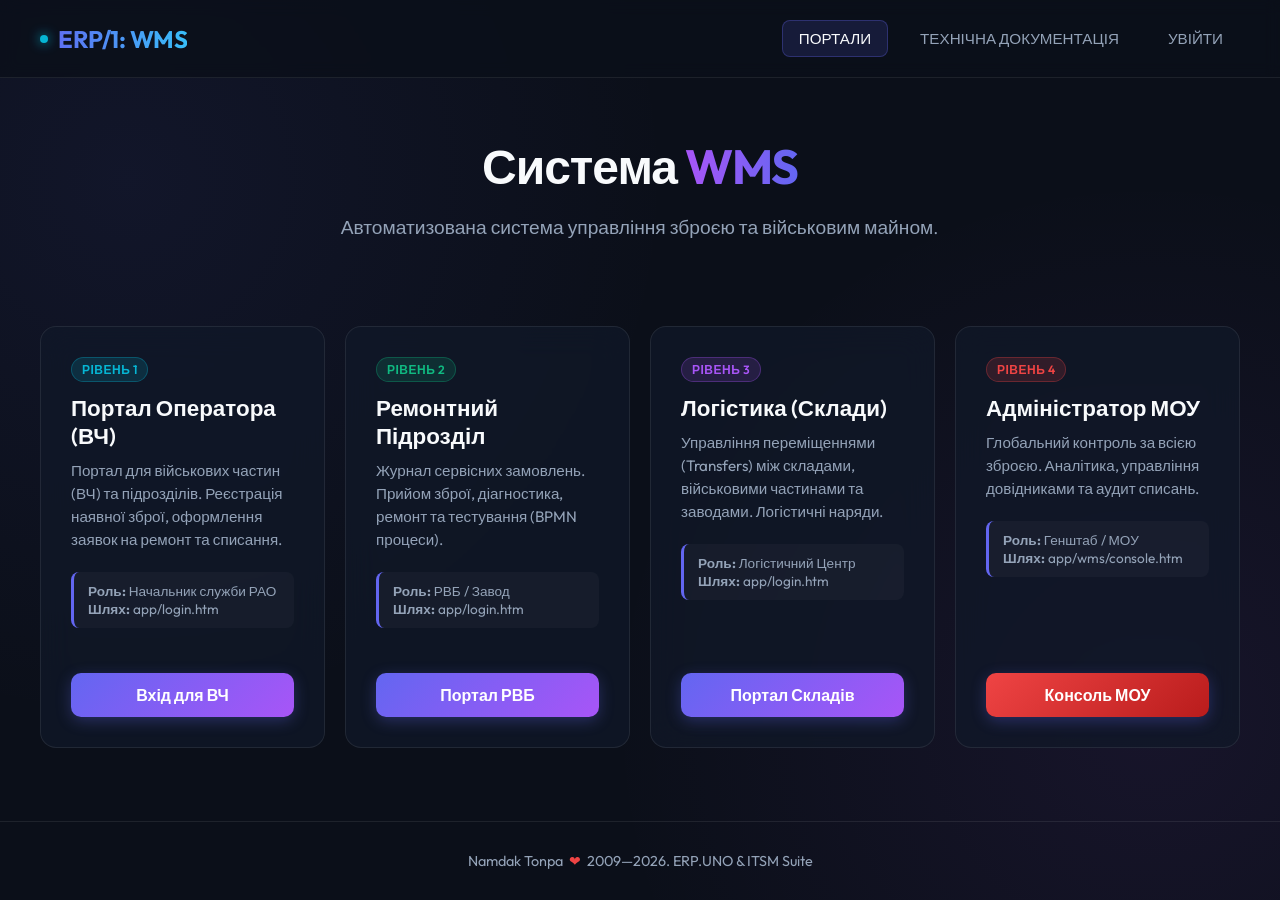
<file: priv/static/index.htm>
<!DOCTYPE html>
<html lang="uk">

<head>
    <meta charset="utf-8" />
    <meta http-equiv="Content-Type" content="text/html; charset=utf-8" />
    <meta name="viewport" content="width=device-width, initial-scale=1.0" />
    <title>ERP/1: WMS</title>
    <link
        href="https://fonts.googleapis.com/css2?family=Outfit:wght@300;400;500;600;700&family=JetBrains+Mono:wght@400;500&display=swap"
        rel="stylesheet">

    <style>
        :root {
            --bg-color: #0b0f19;
            --card-bg: rgba(17, 25, 40, 0.75);
            --border-color: rgba(255, 255, 255, 0.08);
            --text-primary: #f8fafc;
            --text-secondary: #94a3b8;
            --primary-gradient: linear-gradient(135deg, #6366f1 0%, #a855f7 100%);
            --accent-cyan: #06b6d4;
            --accent-green: #10b981;
            --accent-purple: #a855f7;
            --glow-color: rgba(99, 102, 241, 0.15);
        }

        * {
            box-sizing: border-box;
            margin: 0;
            padding: 0;
        }

        body {
            background-color: var(--bg-color);
            color: var(--text-primary);
            font-family: 'Outfit', sans-serif;
            min-height: 100vh;
            overflow-x: hidden;
            background-image:
                radial-gradient(circle at 10% 20%, rgba(99, 102, 241, 0.08) 0%, transparent 40%),
                radial-gradient(circle at 90% 80%, rgba(168, 85, 247, 0.08) 0%, transparent 40%);
            display: flex;
            flex-direction: column;
        }

        /* Top Navigation Header */
        header {
            padding: 20px 40px;
            display: flex;
            justify-content: space-between;
            align-items: center;
            border-bottom: 1px solid var(--border-color);
            backdrop-filter: blur(8px);
            background: rgba(11, 15, 25, 0.8);
            position: sticky;
            top: 0;
            z-index: 100;
        }

        .logo {
            font-weight: 700;
            font-size: 1.5rem;
            letter-spacing: -0.5px;
            background: linear-gradient(to right, #6366f1, #38bdf8);
            -webkit-background-clip: text;
            -webkit-text-fill-color: transparent;
            display: flex;
            align-items: center;
            gap: 10px;
        }

        .logo-dot {
            width: 8px;
            height: 8px;
            background-color: #06b6d4;
            border-radius: 50%;
            box-shadow: 0 0 12px #06b6d4;
        }

        .header-nav {
            display: flex;
            gap: 15px;
        }

        .nav-btn {
            padding: 8px 16px;
            border-radius: 8px;
            text-decoration: none;
            color: var(--text-secondary);
            font-weight: 500;
            font-size: 0.95rem;
            transition: all 0.2s ease;
            border: 1px solid transparent;
        }

        .nav-btn:hover {
            color: var(--text-primary);
            background: rgba(255, 255, 255, 0.05);
        }

        .nav-btn.active {
            color: var(--text-primary);
            background: rgba(99, 102, 241, 0.15);
            border-color: rgba(99, 102, 241, 0.3);
        }

        /* Hero / Intro Section */
        .hero {
            text-align: center;
            padding: 60px 20px 40px;
            max-width: 900px;
            margin: 0 auto;
        }

        .hero h1 {
            font-size: 3rem;
            font-weight: 700;
            margin-bottom: 16px;
            letter-spacing: -1px;
            line-height: 1.2;
        }

        .hero h1 span {
            background: linear-gradient(to right, #a855f7, #6366f1);
            -webkit-background-clip: text;
            -webkit-text-fill-color: transparent;
        }

        .hero p {
            color: var(--text-secondary);
            font-size: 1.2rem;
            line-height: 1.6;
            margin-bottom: 24px;
            font-weight: 300;
        }

        /* View Containers */
        .view-content {
            flex-grow: 1;
            max-width: 1400px;
            width: 100%;
            margin: 0 auto;
            padding: 0 40px 60px;
        }

        .hidden {
            display: none !important;
        }

        /* Dashboard Grid Layout */
        .grid-container {
            display: grid;
            grid-template-columns: repeat(auto-fit, minmax(250px, 1fr));
            gap: 20px;
            margin-top: 20px;
        }

        @media (min-width: 1200px) {
            .grid-container {
                grid-template-columns: repeat(4, 1fr);
            }
        }

        .card {
            background: var(--card-bg);
            border: 1px solid var(--border-color);
            border-radius: 16px;
            padding: 30px;
            display: flex;
            flex-direction: column;
            justify-content: space-between;
            transition: all 0.3s cubic-bezier(0.16, 1, 0.3, 1);
            position: relative;
            overflow: hidden;
            backdrop-filter: blur(16px);
        }

        .card::before {
            content: '';
            position: absolute;
            top: 0;
            left: 0;
            width: 100%;
            height: 4px;
            background: var(--primary-gradient);
            opacity: 0;
            transition: opacity 0.3s ease;
        }

        .card:hover {
            transform: translateY(-5px);
            border-color: rgba(99, 102, 241, 0.4);
            box-shadow: 0 20px 40px -15px rgba(99, 102, 241, 0.25);
        }

        .card:hover::before {
            opacity: 1;
        }

        .card-header {
            margin-bottom: 20px;
        }

        .card-badge {
            display: inline-block;
            padding: 4px 10px;
            border-radius: 99px;
            font-size: 0.75rem;
            font-weight: 600;
            text-transform: uppercase;
            letter-spacing: 0.5px;
            margin-bottom: 12px;
        }

        .badge-consumer {
            background: rgba(6, 182, 212, 0.15);
            color: var(--accent-cyan);
            border: 1px solid rgba(6, 182, 212, 0.3);
        }

        .badge-agent {
            background: rgba(16, 185, 129, 0.15);
            color: var(--accent-green);
            border: 1px solid rgba(16, 185, 129, 0.3);
        }

        .badge-system {
            background: rgba(168, 85, 247, 0.15);
            color: var(--accent-purple);
            border: 1px solid rgba(168, 85, 247, 0.3);
        }

        .card-title {
            font-size: 1.4rem;
            font-weight: 600;
            margin-bottom: 10px;
            color: var(--text-primary);
        }

        .card-description {
            color: var(--text-secondary);
            font-size: 0.95rem;
            line-height: 1.5;
            margin-bottom: 20px;
        }

        .card-meta {
            font-size: 0.85rem;
            color: var(--text-secondary);
            background: rgba(255, 255, 255, 0.03);
            padding: 10px 14px;
            border-radius: 8px;
            border-left: 3px solid #6366f1;
            margin-bottom: 25px;
        }

        .card-btn {
            display: inline-flex;
            align-items: center;
            justify-content: center;
            padding: 12px 24px;
            border-radius: 10px;
            font-weight: 600;
            text-decoration: none;
            transition: all 0.2s ease;
            width: 100%;
            text-align: center;
        }

        .btn-primary {
            background: var(--primary-gradient);
            color: #ffffff;
            box-shadow: 0 4px 15px rgba(99, 102, 241, 0.3);
        }

        .btn-primary:hover {
            opacity: 0.95;
            box-shadow: 0 6px 20px rgba(99, 102, 241, 0.45);
        }

        .btn-secondary {
            background: rgba(255, 255, 255, 0.05);
            color: var(--text-primary);
            border: 1px solid var(--border-color);
        }

        .btn-secondary:hover {
            background: rgba(255, 255, 255, 0.1);
            border-color: rgba(255, 255, 255, 0.2);
        }

        /* Documentation / Articles View Styles */
        .doc-section {
            background: var(--card-bg);
            border: 1px solid var(--border-color);
            border-radius: 16px;
            padding: 40px;
            backdrop-filter: blur(16px);
            max-width: 900px;
            margin: 0 auto;
            line-height: 1.7;
            font-size: 1.05rem;
        }

        .doc-section h2,
        .doc-section h3,
        .doc-section h4 {
            margin-top: 35px;
            margin-bottom: 15px;
            color: var(--text-primary);
            font-weight: 600;
        }

        .doc-section h2 {
            font-size: 1.8rem;
            border-bottom: 1px solid var(--border-color);
            padding-bottom: 8px;
        }

        .doc-section p {
            color: var(--text-secondary);
            margin-bottom: 20px;
        }

        .doc-section a {
            color: #38bdf8;
            text-decoration: none;
        }

        .doc-section a:hover {
            text-decoration: underline;
        }

        .doc-section figure {
            margin: 30px 0;
            text-align: center;
        }

        .doc-section figure img {
            max-width: 100%;
            border-radius: 12px;
            border: 1px solid var(--border-color);
            box-shadow: 0 10px 30px rgba(0, 0, 0, 0.5);
        }

        .doc-section figure figcaption {
            font-size: 0.85rem;
            color: var(--text-secondary);
            margin-top: 10px;
        }

        .doc-section figure code {
            text-align: left;
            display: block;
            background: #090d16;
            border: 1px solid var(--border-color);
            border-radius: 12px;
            padding: 20px;
            font-family: 'JetBrains Mono', monospace;
            font-size: 0.9rem;
            color: #e2e8f0;
            overflow-x: auto;
            white-space: pre-wrap;
        }

        /* Footer styling */
        footer {
            padding: 30px;
            text-align: center;
            font-size: 0.9rem;
            color: var(--text-secondary);
            border-top: 1px solid var(--border-color);
            margin-top: auto;
        }

        footer .heart {
            color: #ef4444;
            display: inline-block;
            animation: heartbeat 1.5s infinite;
        }

        @keyframes heartbeat {
            0% {
                transform: scale(1);
            }

            50% {
                transform: scale(1.15);
            }

            100% {
                transform: scale(1);
            }
        }
    </style>
</head>

<body>

    <header>
        <div class="logo">
            <div class="logo-dot"></div>
            ERP/1: WMS
        </div>
        <div class="header-nav">
            <a href="#" class="nav-btn active" id="btn-portals" onclick="switchView('portals')">ПОРТАЛИ</a>
            <a href="#" class="nav-btn" id="btn-docs" onclick="switchView('docs')">ТЕХНІЧНА ДОКУМЕНТАЦІЯ</a>
            <a href="login.htm" class="nav-btn">УВІЙТИ</a>
        </div>
    </header>

    <main class="view-content" id="portals-view">
        <section class="hero">
            <h1>Система <span>WMS</span></h1>
            <p>Автоматизована система управління зброєю та військовим майном.</p>
        </section>

        <div class="grid-container">
            <!-- Operator Portal Card -->
            <div class="card">
                <div class="card-header">
                    <span class="card-badge badge-consumer">Рівень 1</span>
                    <h2 class="card-title">Портал Оператора (ВЧ)</h2>
                    <p class="card-description">
                        Портал для військових частин (ВЧ) та підрозділів. Реєстрація наявної зброї, оформлення заявок на
                        ремонт та списання.
                    </p>
                    <div class="card-meta">
                        <strong>Роль:</strong> Начальник служби РАО<br>
                        <strong>Шлях:</strong> app/login.htm
                    </div>
                </div>
                <a href="login.htm" class="card-btn btn-primary">Вхід для ВЧ</a>
            </div>

            <!-- Repair Portal Card -->
            <div class="card">
                <div class="card-header">
                    <span class="card-badge badge-agent">Рівень 2</span>
                    <h2 class="card-title">Ремонтний Підрозділ</h2>
                    <p class="card-description">
                        Журнал сервісних замовлень. Прийом зброї, діагностика, ремонт та тестування (BPMN процеси).
                    </p>
                    <div class="card-meta">
                        <strong>Роль:</strong> РВБ / Завод<br>
                        <strong>Шлях:</strong> app/login.htm
                    </div>
                </div>
                <a href="login.htm" class="card-btn btn-primary">Портал РВБ</a>
            </div>

            <!-- Logistics Portal Card -->
            <div class="card">
                <div class="card-header">
                    <span class="card-badge badge-system">Рівень 3</span>
                    <h2 class="card-title">Логістика (Склади)</h2>
                    <p class="card-description">
                        Управління переміщеннями (Transfers) між складами, військовими частинами та заводами. Логістичні
                        наряди.
                    </p>
                    <div class="card-meta">
                        <strong>Роль:</strong> Логістичний Центр<br>
                        <strong>Шлях:</strong> app/login.htm
                    </div>
                </div>
                <a href="login.htm" class="card-btn btn-primary">Портал Складів</a>
            </div>

            <!-- Admin Console Card -->
            <div class="card">
                <div class="card-header">
                    <span class="card-badge badge-system"
                        style="background: rgba(239, 68, 68, 0.15); color: #ef4444; border-color: rgba(239, 68, 68, 0.3);">Рівень
                        4</span>
                    <h2 class="card-title">Адміністратор МОУ</h2>
                    <p class="card-description">
                        Глобальний контроль за всією зброєю. Аналітика, управління довідниками та аудит списань.
                    </p>
                    <div class="card-meta">
                        <strong>Роль:</strong> Генштаб / МОУ<br>
                        <strong>Шлях:</strong> app/wms/console.htm
                    </div>
                </div>
                <a href="wms/console.htm" class="card-btn btn-primary"
                    style="background: linear-gradient(135deg, #ef4444 0%, #b91c1c 100%);">Консоль МОУ</a>
            </div>
        </div>
    </main>

    <!-- Hidden Documentation View (Original Article text styling) -->
    <main class="view-content hidden" id="docs-view">
        <article class="doc-section">
            <h2>Структура Weapon Management System (WMS)</h2>
            <p>Цей розділ містить базові відомості та технічну документацію щодо архітектури системи обліку зброї WMS,
                побудованої на стеку N2O/NITRO/BPE/KVS.</p>

            <h3>Мапа Робочих Місць (Порталів)</h3>
            <p>Враховуючи військову логістику та специфіку управління зброєю, система поділяється на 4 основні портали:
            </p>
            <div
                style="background: rgba(255, 255, 255, 0.02); border: 1px solid var(--border-color); border-radius: 12px; padding: 20px; font-family: 'JetBrains Mono', monospace; font-size: 0.9rem; color: #e2e8f0; margin-bottom: 25px;">
                <pre>
📁 WMS Enterprise Suite (http://localhost:8004/app/index.htm)
│
├── 🪖 Портал Оператора Зброї (ВЧ / Служба РАО)
│   ├── 🔫 Реєстр наявної зброї
│   ├── 📝 Оформлення заявок на ремонт
│   └── 📦 Прийом зброї за нарядами
│
├── 🔧 Портал Ремонтного Підрозділу (РВБ / Завод)
│   ├── 📥 Журнал сервісних замовлень (Service Orders)
│   ├── ⚙️ Виконання ремонтів (BPMN процес)
│   └── 📋 Акти дефектації та тестування
│
├── 🚛 Портал Логістики (Склади)
│   ├── 📦 Центральні бази зберігання
│   ├── 🔄 Переміщення зброї (Transfers)
│   └── 📊 Логістичні наряди
│
└── 🏛️ Портал Адміністратора МОУ / Генштабу
    ├── 🌐 Глобальний реєстр зброї (Unified Registry)
    ├── 📖 Глобальні довідники (Моделі, Калібри, Виробники)
    ├── 📈 Глобальна аналітика та контроль списань
    └── ⚙️ Налаштування доступу (ABAC) та бізнес-процесів
</pre>
            </div>

            <h3>Сутності Бази Даних (HRL Моделі)</h3>
            <p>Всі дані платформи зберігаються у KVS як Erlang Records. Основні сутності WMS:</p>
            <ul>
                <li><code>wms_weapon</code> — конкретна одиниця зброї з серійним номером та статусом.</li>
                <li><code>wms_weapon_model</code> — довідник моделей зброї (напр. АК-74, Javelin).</li>
                <li><code>wms_service_order</code> — сервісне замовлення на обслуговування чи ремонт.</li>
                <li><code>wms_transfer</code> — запис про переміщення зброї між складами чи підрозділами.</li>
            </ul>

            <h3>Бізнес-процеси (BPMN)</h3>
            <p>Управління життєвим циклом зброї реалізоване через рушій BPE (Business Process Engine). Наприклад, процес
                ремонту (<b>Service Order</b>) проходить наступні етапи:</p>
            <figure>
                <code>BPE.sequenceFlow(source: :Start, target: :Init)
BPE.sequenceFlow(source: :Init, target: :Diagnostic)
BPE.sequenceFlow(source: :Diagnostic, target: :Repair, condition: {:service, :needs_repair})
BPE.sequenceFlow(source: :Diagnostic, target: :Ready, condition: {:service, :no_repair_needed})
BPE.sequenceFlow(source: :Repair, target: :Testing)
BPE.sequenceFlow(source: :Testing, target: :Ready, condition: {:service, :testing_passed})
BPE.sequenceFlow(source: :Testing, target: :Repair, condition: {:service, :testing_failed})</code>
            </figure>
            <p>Умови переходу (у полі <code>condition</code>) реалізуються в Elixir контролері, який визначає, чи
                потрібен ремонт, або чи пройдено тестування.</p>

        </article>
    </main>

    <footer>
        Namdak Tonpa <span class="heart">&nbsp;❤&nbsp;</span> 2009—2026. ERP.UNO & ITSM Suite
    </footer>

    <script>
        function switchView(viewName) {
            const portalsView = document.getElementById('portals-view');
            const docsView = document.getElementById('docs-view');
            const btnPortals = document.getElementById('btn-portals');
            const btnDocs = document.getElementById('btn-docs');

            if (viewName === 'portals') {
                portalsView.classList.remove('hidden');
                docsView.classList.add('hidden');
                btnPortals.classList.add('active');
                btnDocs.classList.remove('active');
            } else {
                portalsView.classList.add('hidden');
                docsView.classList.remove('hidden');
                btnPortals.classList.remove('active');
                btnDocs.classList.add('active');
            }
        }
    </script>

</body>

</html>
</file>
